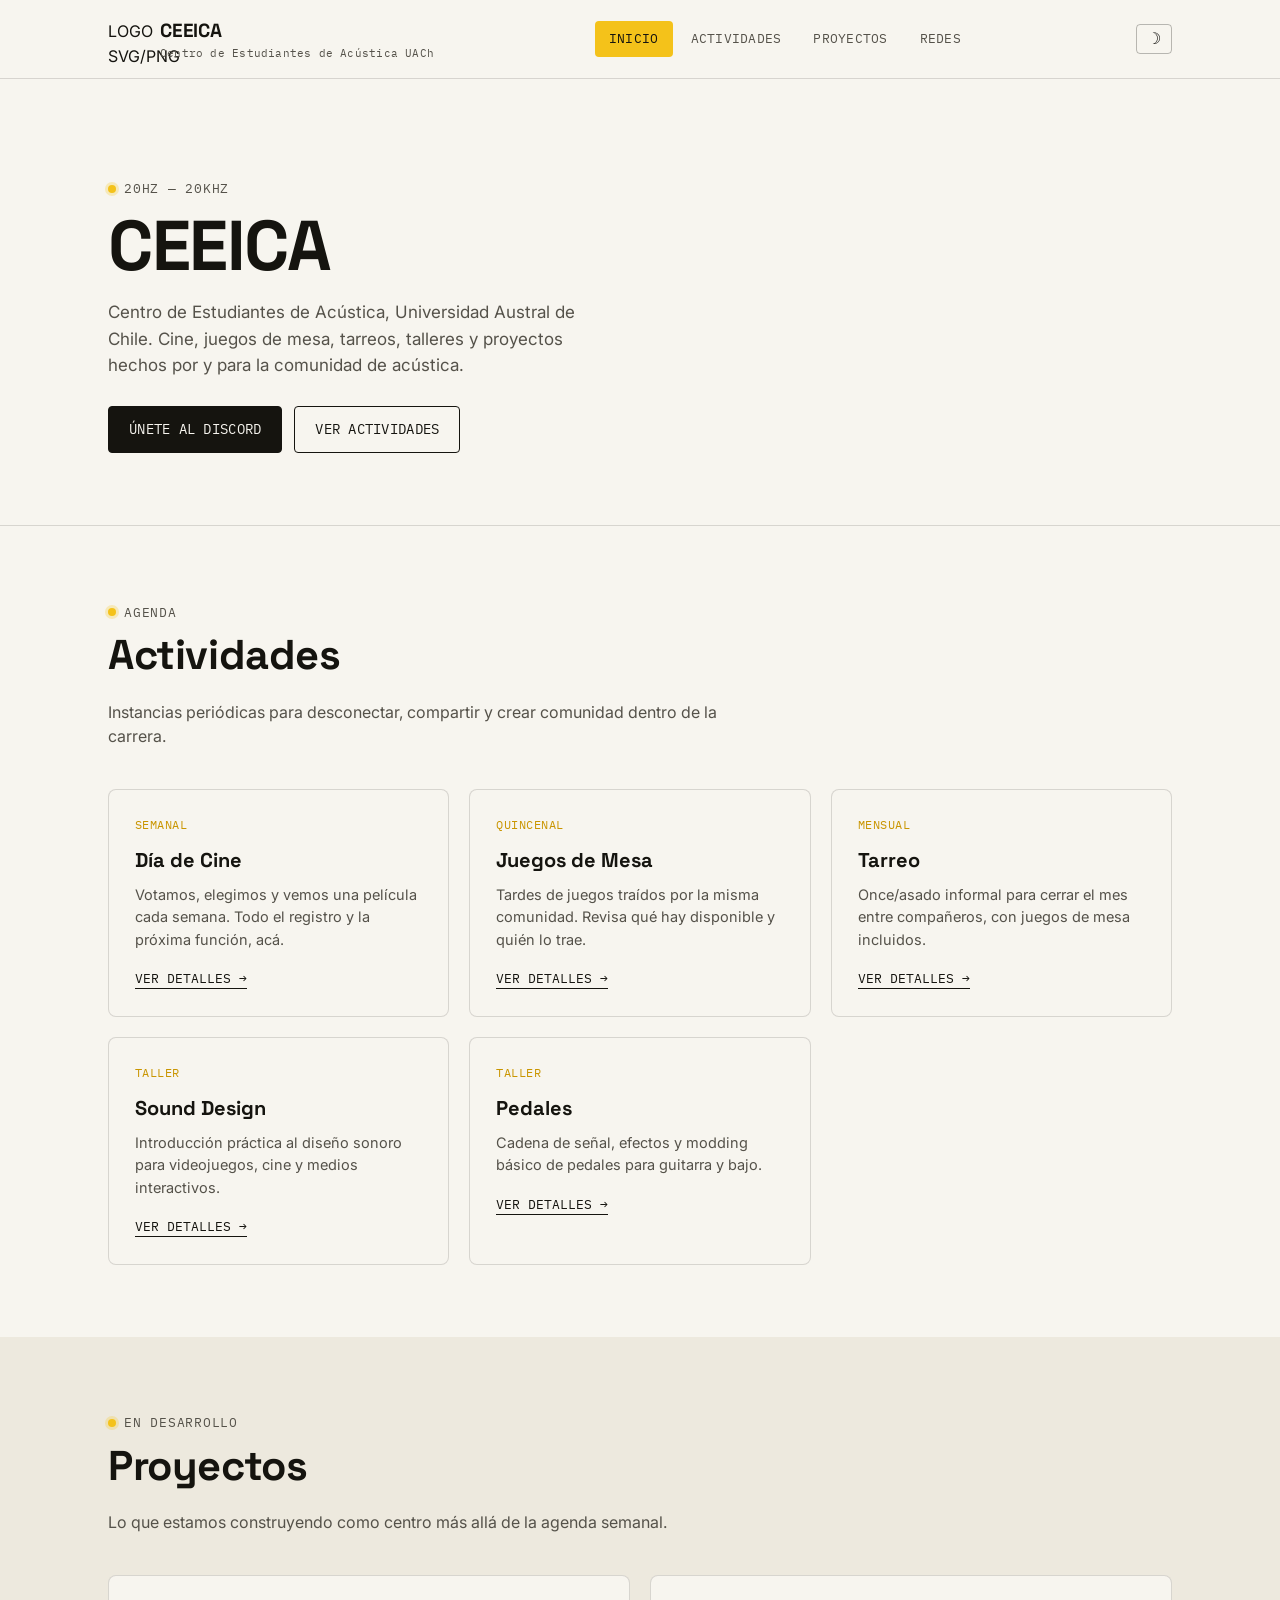
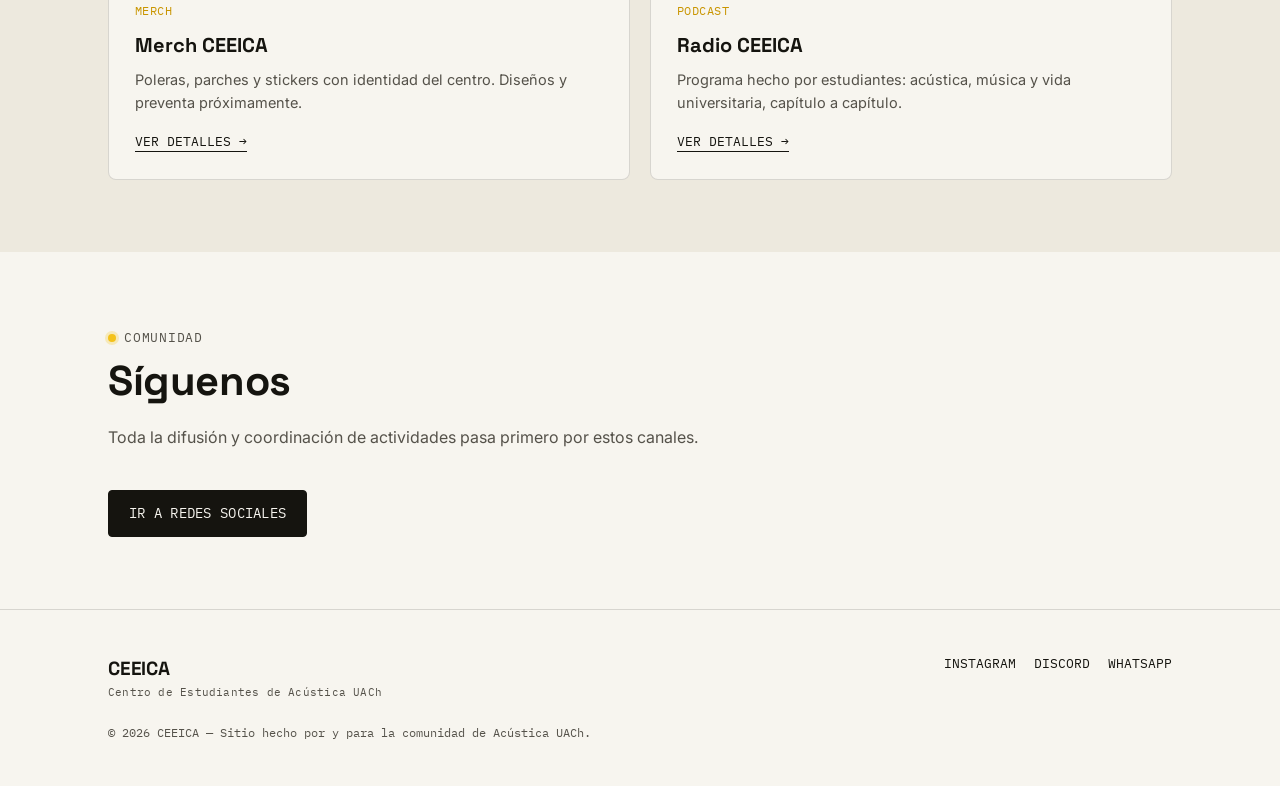
<file: Index.html>
<!DOCTYPE html>
<html lang="es">
<head>
<meta charset="UTF-8">
<meta name="viewport" content="width=device-width, initial-scale=1.0">
<title>CEEICA — Centro de Estudiantes de Acústica UACh</title>
<meta name="description" content="Sitio oficial de CEEICA, Centro de Estudiantes de Acústica UACh. Actividades, proyectos y redes.">
<link rel="preconnect" href="https://fonts.googleapis.com">
<link href="https://fonts.googleapis.com/css2?family=Space+Grotesk:wght@500;700&family=Inter:wght@400;500;600&family=IBM+Plex+Mono:wght@400;500&display=swap" rel="stylesheet">
<link rel="stylesheet" href="style.css">
</head>
<body>
<a href="#main" class="skip-link">Saltar al contenido</a>

<header class="site-header">
  <nav class="nav">
    <a href="index.html" class="brand">
      <div class="logo-slot">LOGO<br>SVG/PNG</div>
      <div class="brand-name">CEEICA<span>Centro de Estudiantes de Acústica UACh</span></div>
    </a>
    <button class="nav-toggle" aria-label="Abrir menú" aria-expanded="false">
      <span></span><span></span><span></span>
    </button>
    <div class="nav-links">
      <a href="index.html" class="active">Inicio</a>
      <a href="actividades.html">Actividades</a>
      <a href="proyectos.html">Proyectos</a>
      <a href="redes.html">Redes</a>
    </div>
  </nav>
</header>

<main id="main">

  <section class="hero">
    <div class="wrap hero-grid">
      <div>
        <p class="eyebrow">20Hz — 20kHz</p>
        <h1>CEEICA</h1>
        <p class="lead">Centro de Estudiantes de Acústica, Universidad Austral de Chile. Cine, juegos de mesa, tarreos, talleres y proyectos hechos por y para la comunidad de acústica.</p>
        <div class="btn-row">
          <a href="redes.html" class="btn btn-solid">Únete al Discord</a>
          <a href="actividades.html" class="btn btn-outline">Ver actividades</a>
        </div>
      </div>
      <div class="waveform" aria-hidden="true"></div>
    </div>
  </section>

  <section class="section">
    <div class="wrap">
      <div class="section-head">
        <p class="eyebrow">Agenda</p>
        <h2>Actividades</h2>
        <p>Instancias periódicas para desconectar, compartir y crear comunidad dentro de la carrera.</p>
      </div>
      <div class="grid">
        <article class="card">
          <span class="tag-line">Semanal</span>
          <h3>Día de Cine</h3>
          <p>Votamos, elegimos y vemos una película cada semana. Todo el registro y la próxima función, acá.</p>
          <a href="actividades.html#cine" class="card-link">Ver detalles →</a>
        </article>
        <article class="card">
          <span class="tag-line">Quincenal</span>
          <h3>Juegos de Mesa</h3>
          <p>Tardes de juegos traídos por la misma comunidad. Revisa qué hay disponible y quién lo trae.</p>
          <a href="actividades.html#juegos" class="card-link">Ver detalles →</a>
        </article>
        <article class="card">
          <span class="tag-line">Mensual</span>
          <h3>Tarreo</h3>
          <p>Once/asado informal para cerrar el mes entre compañeros, con juegos de mesa incluidos.</p>
          <a href="actividades.html#tarreo" class="card-link">Ver detalles →</a>
        </article>
        <article class="card">
          <span class="tag-line">Taller</span>
          <h3>Sound Design</h3>
          <p>Introducción práctica al diseño sonoro para videojuegos, cine y medios interactivos.</p>
          <a href="actividades.html#sound-design" class="card-link">Ver detalles →</a>
        </article>
        <article class="card">
          <span class="tag-line">Taller</span>
          <h3>Pedales</h3>
          <p>Cadena de señal, efectos y modding básico de pedales para guitarra y bajo.</p>
          <a href="actividades.html#pedales" class="card-link">Ver detalles →</a>
        </article>
      </div>
    </div>
  </section>

  <section class="section section-alt">
    <div class="wrap">
      <div class="section-head">
        <p class="eyebrow">En desarrollo</p>
        <h2>Proyectos</h2>
        <p>Lo que estamos construyendo como centro más allá de la agenda semanal.</p>
      </div>
      <div class="grid">
        <article class="card">
          <span class="tag-line">Merch</span>
          <h3>Merch CEEICA</h3>
          <p>Poleras, parches y stickers con identidad del centro. Diseños y preventa próximamente.</p>
          <a href="proyectos.html#merch" class="card-link">Ver detalles →</a>
        </article>
        <article class="card">
          <span class="tag-line">Podcast</span>
          <h3>Radio CEEICA</h3>
          <p>Programa hecho por estudiantes: acústica, música y vida universitaria, capítulo a capítulo.</p>
          <a href="proyectos.html#radio" class="card-link">Ver detalles →</a>
        </article>
      </div>
    </div>
  </section>

  <section class="section">
    <div class="wrap">
      <div class="section-head">
        <p class="eyebrow">Comunidad</p>
        <h2>Síguenos</h2>
        <p>Toda la difusión y coordinación de actividades pasa primero por estos canales.</p>
      </div>
      <a href="redes.html" class="btn btn-solid">Ir a redes sociales</a>
    </div>
  </section>

</main>

<footer class="site-footer">
  <div class="wrap">
    <div class="footer-grid">
      <div class="brand-name">CEEICA<span>Centro de Estudiantes de Acústica UACh</span></div>
      <div class="footer-links">
        <a href="redes.html">Instagram</a>
        <a href="redes.html">Discord</a>
        <a href="redes.html">Whatsapp</a>
      </div>
    </div>
    <p class="footer-note">© 2026 CEEICA — Sitio hecho por y para la comunidad de Acústica UACh.</p>
  </div>
</footer>

<script src="script.js"></script>
</body>
</html>
</file>
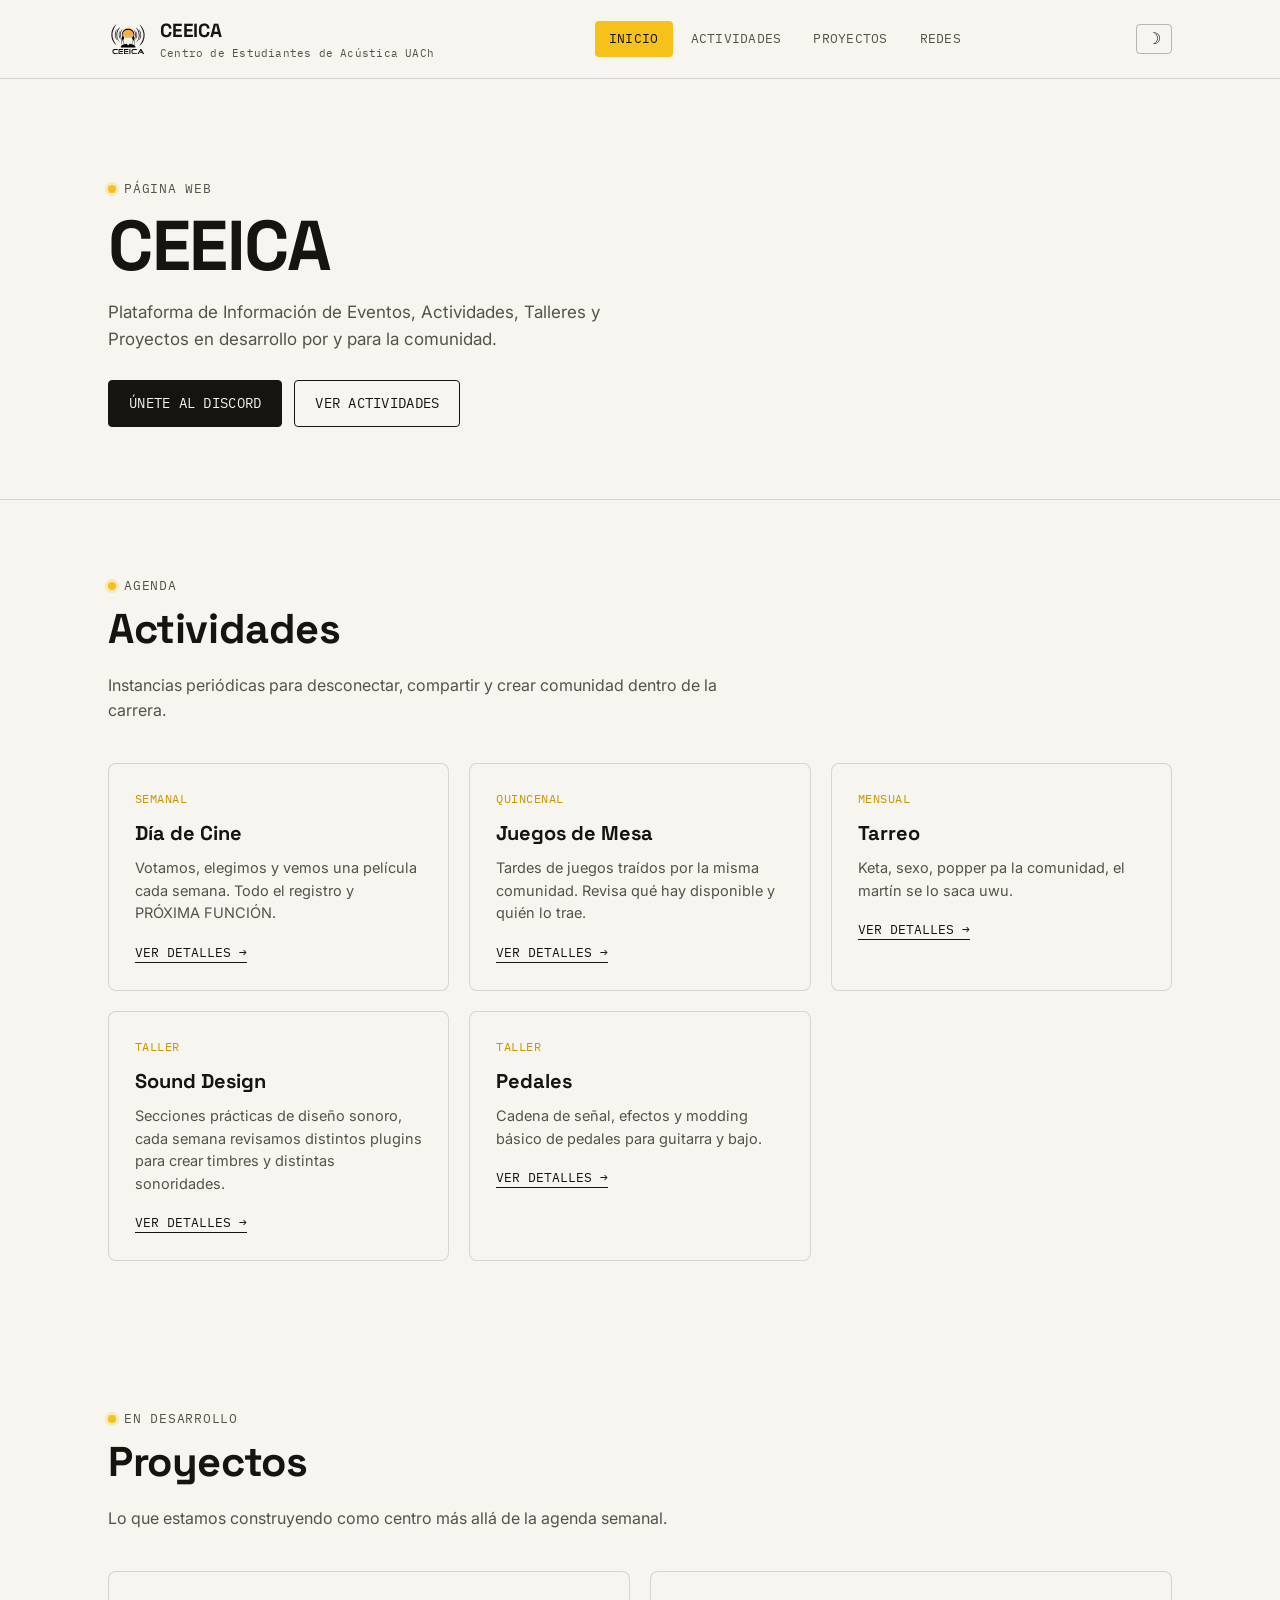
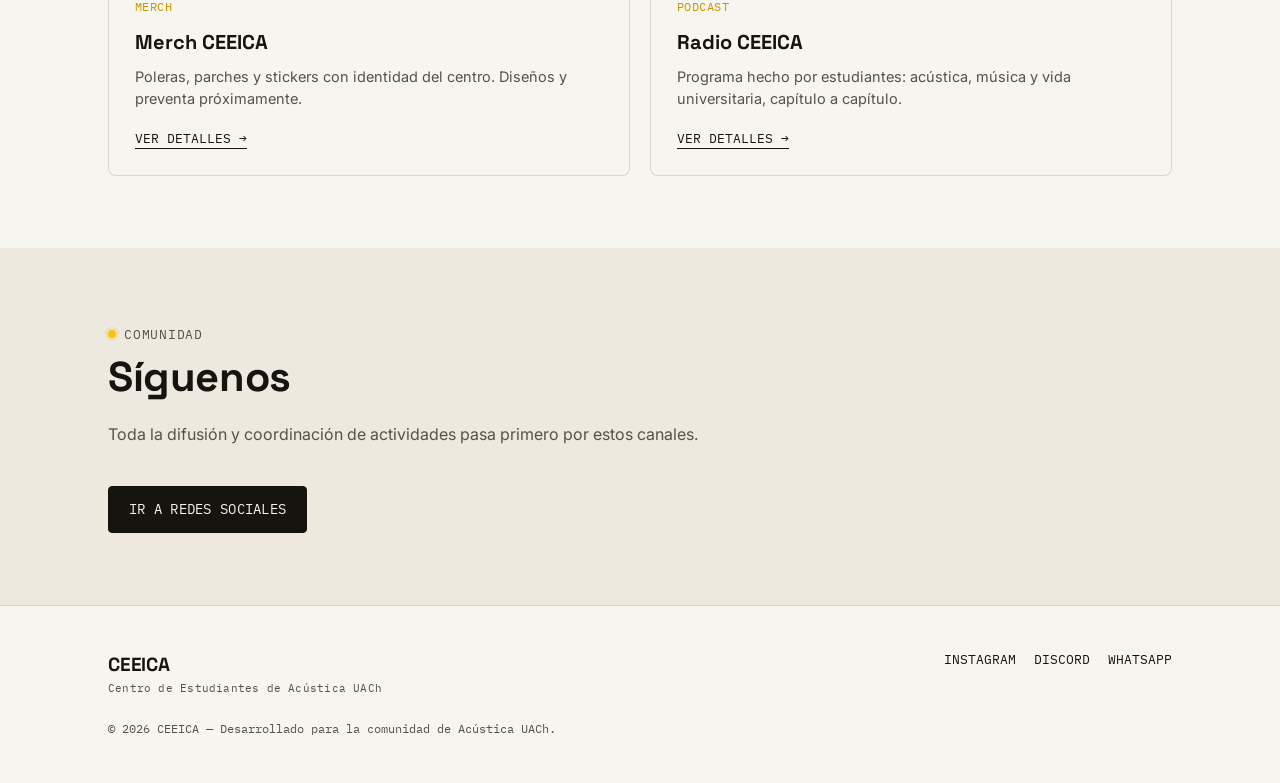
<file: index.html>
<!DOCTYPE html>
<html lang="es" style="color-scheme: light dark;">
<head>
<meta charset="UTF-8">
<meta name="viewport" content="width=device-width, initial-scale=1.0">
<title>CEEICA | Centro de Estudiantes de Acústica UACh</title>
<link rel="icon" href="favicon_ceeica.svg" type="image/svg+xml">
<meta name="description" content="Sitio oficial de CEEICA, Centro de Estudiantes de Acústica UACh. Actividades, proyectos y redes.">
<link rel="preconnect" href="https://fonts.googleapis.com">
<link href="https://fonts.googleapis.com/css2?family=Space+Grotesk:wght@500;700&family=Inter:wght@400;500;600&family=IBM+Plex+Mono:wght@400;500&display=swap" rel="stylesheet">
<link rel="stylesheet" href="style.css">
</head>
<body>
<a href="#main" class="skip-link">Saltar al contenido</a>

<header class="site-header">
  <nav class="nav">
    <a href="index.html" class="brand">
      <img src="/assets/logo_ceeica.svg" alt="Logo CEEICA" class="logo-slot">
      <div class="brand-name">CEEICA<span>Centro de Estudiantes de Acústica UACh</span></div>
    </a>
    <button class="nav-toggle" aria-label="Abrir menú" aria-expanded="false">
      <span></span><span></span><span></span>
    </button>
    <div class="nav-links">
      <a href="index.html" class="active">Inicio</a>
      <a href="actividades.html">Actividades</a>
      <a href="proyectos.html">Proyectos</a>
      <a href="redes.html">Redes</a>
    </div>
  </nav>
</header>

<main id="main">

  <section class="hero">
    <div class="wrap hero-grid">
      <div>
        <p class="eyebrow">página web</p>
        <h1>CEEICA</h1>
        <p class="lead">Plataforma de Información de Eventos, Actividades, Talleres y Proyectos en desarrollo por y para la comunidad.</p>
        <div class="btn-row">
          <a href="redes.html" class="btn btn-solid">Únete al Discord</a>
          <a href="actividades.html" class="btn btn-outline">Ver actividades</a>
        </div>
      </div>
      <div class="waveform" aria-hidden="true"></div>
    </div>
  </section>

  <section class="section">
    <div class="wrap">
      <div class="section-head">
        <p class="eyebrow">Agenda</p>
        <h2>Actividades</h2>
        <p>Instancias periódicas para desconectar, compartir y crear comunidad dentro de la carrera.</p>
      </div>

      <div class="grid">

        <a href="actividades.html#cine" class="card">
          <span class="tag-line">Semanal</span>
          <h3>Día de Cine</h3>
          <p>Votamos, elegimos y vemos una película cada semana. Todo el registro y PRÓXIMA FUNCIÓN.</p>
          <span class="card-link">Ver detalles →</span>
        </a>

        <a href="actividades.html#juegos" class="card">
          <span class="tag-line">Quincenal</span>
          <h3>Juegos de Mesa</h3>
          <p>Tardes de juegos traídos por la misma comunidad. Revisa qué hay disponible y quién lo trae.</p>
          <span class="card-link">Ver detalles →</span>
        </a>

        <a href="actividades.html#tarreo" class="card">
          <span class="tag-line">Mensual</span>
          <h3>Tarreo</h3>
          <p>Keta, sexo, popper pa la comunidad, el martín se lo saca uwu.</p>
          <span class="card-link">Ver detalles →</span>
        </a>

        <a href="actividades.html#sound-design" class="card">
          <span class="tag-line">Taller</span>
          <h3>Sound Design</h3>
          <p>Secciones prácticas de diseño sonoro, cada semana revisamos distintos plugins para crear timbres y distintas sonoridades.</p>
          <span class="card-link">Ver detalles →</span>
        </a>

        <a href="actividades.html#pedales" class="card">
          <span class="tag-line">Taller</span>
          <h3>Pedales</h3>
          <p>Cadena de señal, efectos y modding básico de pedales para guitarra y bajo.</p>
          <span class="card-link">Ver detalles →</span>
        </a>

      </div>
    </div>
  </section>

  <section class="section section">
    <div class="wrap">
      <div class="section-head">
        <p class="eyebrow">En desarrollo</p>
        <h2>Proyectos</h2>
        <p>Lo que estamos construyendo como centro más allá de la agenda semanal.</p>
      </div>

      <div class="grid">

        <a href="proyectos.html#merch" class="card">
          <span class="tag-line">Merch</span>
          <h3>Merch CEEICA</h3>
          <p>Poleras, parches y stickers con identidad del centro. Diseños y preventa próximamente.</p>
          <span class="card-link">Ver detalles →</span>
        </a>

        <a href="proyectos.html#radio" class="card">
          <span class="tag-line">Podcast</span>
          <h3>Radio CEEICA</h3>
          <p>Programa hecho por estudiantes: acústica, música y vida universitaria, capítulo a capítulo.</p>
          <span class="card-link">Ver detalles →</span>
        </a>

      </div>
    </div>
  </section>

  <section class="section section-alt">
    <div class="wrap">
      <div class="section-head">
        <p class="eyebrow">Comunidad</p>
        <h2>Síguenos</h2>
        <p>Toda la difusión y coordinación de actividades pasa primero por estos canales.</p>
      </div>

      <a href="redes.html" class="btn btn-solid">Ir a redes sociales</a>
    </div>
  </section>

</main>

<footer class="site-footer">
  <div class="wrap">
    <div class="footer-grid">
      <div class="brand-name">CEEICA<span>Centro de Estudiantes de Acústica UACh</span></div>
      <div class="footer-links">
        <a href="redes.html">Instagram</a>
        <a href="redes.html">Discord</a>
        <a href="redes.html">Whatsapp</a>
      </div>
    </div>
    <p class="footer-note">© 2026 CEEICA — Desarrollado para la comunidad de Acústica UACh.</p>
  </div>
</footer>

<script src="script.js"></script>
</body>
</html>
</file>
<file: style.css>
/* ============================================================
   CEEICA — Centro de Estudiantes de Acústica UACh
   ============================================================ */

/* -------------------- Paleta CLARO -------------------- */
:root {
  --bg: #F7F5EF;
  --bg-alt: #EDE9DE;
  --ink: #15140F;
  --ink-soft: #55524A;
  --yellow: #F4C21A;
  --yellow-deep: #C99500;
  --line: rgba(21, 20, 15, 0.14);
  --line-strong: rgba(21, 20, 15, 0.28);
  --header-bg: rgba(247, 245, 239, 0.92);
  --btn-solid-bg: var(--ink);
  --btn-solid-color: var(--bg);
  --btn-solid-hover-bg: var(--yellow);
  --btn-solid-hover-color: #15140F;
  --info-bg: var(--ink);
  --info-color: var(--bg);
  --font-display: 'Space Grotesk', sans-serif;
  --font-body: 'Inter', sans-serif;
  --font-mono: 'IBM Plex Mono', monospace;
  --maxw: 1120px;
}

/* -------------------- Paleta OSCURO -------------------- */
html.dark {
  --bg: #111008;
  --bg-alt: #1C1A10;
  --ink: #F0EDE3;
  --ink-soft: #9A9588;
  --yellow: #F4C21A;
  --yellow-deep: #F0C040;
  --line: rgba(240, 237, 227, 0.10);
  --line-strong: rgba(240, 237, 227, 0.22);
  --header-bg: rgba(17, 16, 8, 0.92);
  --btn-solid-bg: var(--yellow);
  --btn-solid-color: #15140F;
  --btn-solid-hover-bg: var(--ink);
  --btn-solid-hover-color: var(--bg);
  --info-bg: #2A2510;
  --info-color: var(--ink);
}

*, *::before, *::after { transition: background-color 0.2s ease, border-color 0.2s ease, color 0.2s ease; }
.waveform .bar { transition: none; }
* { box-sizing: border-box; }
html { scroll-behavior: smooth; }
body { margin: 0; background: var(--bg); color: var(--ink); font-family: var(--font-body); font-size: 16px; line-height: 1.55; -webkit-font-smoothing: antialiased; }
img { max-width: 100%; display: block; }
a { color: inherit; text-decoration: none; }
.wrap { max-width: var(--maxw); margin: 0 auto; padding: 0 28px; }

.skip-link { position: absolute; left: -999px; top: 0; background: var(--yellow); color: var(--ink); padding: 10px 16px; z-index: 999; font-family: var(--font-mono); }
.skip-link:focus { left: 12px; top: 12px; }
:focus-visible { outline: 3px solid var(--yellow-deep); outline-offset: 2px; }

.eyebrow { display: inline-flex; align-items: center; gap: 8px; font-family: var(--font-mono); font-size: 12.5px; letter-spacing: 0.06em; text-transform: uppercase; color: var(--ink-soft); margin: 0 0 14px; }
.eyebrow::before { content: ""; width: 8px; height: 8px; background: var(--yellow); border-radius: 50%; box-shadow: 0 0 0 3px rgba(244, 194, 26, 0.25); }

.site-header { position: sticky; top: 0; z-index: 100; background: var(--header-bg); backdrop-filter: blur(8px); border-bottom: 1px solid var(--line); }
.nav { display: flex; align-items: center; justify-content: space-between; padding: 16px 28px; max-width: var(--maxw); margin: 0 auto; }
.brand { display: flex; align-items: center; gap: 12px; }
.logo-slot { width: 40px; height: 40px; object-fit: contain; flex-shrink: 0; }
.brand-name { font-family: var(--font-display); font-weight: 700; font-size: 19px; letter-spacing: -0.01em; }
.brand-name span { display: block; font-family: var(--font-mono); font-weight: 400; font-size: 10.5px; color: var(--ink-soft); letter-spacing: 0.02em; text-transform: none; }
.nav-links { display: flex; gap: 4px; align-items: center; }
.nav-links a { font-family: var(--font-mono); font-size: 13px; letter-spacing: 0.02em; text-transform: uppercase; padding: 8px 14px; border-radius: 4px; color: var(--ink-soft); transition: color 0.15s ease, background 0.15s ease; }
.nav-links a:hover { color: var(--ink); background: var(--bg-alt); }
.nav-links a.active { background: var(--yellow); color: #15140F; }

.theme-toggle { background: none; border: 1px solid var(--line-strong); border-radius: 4px; cursor: pointer; font-size: 16px; padding: 6px 10px; color: var(--ink); line-height: 1; flex-shrink: 0; transition: border-color 0.15s ease, background 0.15s ease; }
.theme-toggle:hover { background: var(--bg-alt); border-color: var(--ink); }

.nav-toggle { display: none; flex-direction: column; gap: 4px; background: none; border: none; cursor: pointer; padding: 8px; }
.nav-toggle span { width: 22px; height: 2px; background: var(--ink); display: block; }

.btn { display: inline-flex; align-items: center; gap: 8px; font-family: var(--font-mono); font-size: 13.5px; letter-spacing: 0.02em; text-transform: uppercase; padding: 12px 20px; border: 1.5px solid var(--ink); border-radius: 4px; transition: transform 0.15s ease, background 0.15s ease, color 0.15s ease, border-color 0.15s ease; }
.btn-solid { background: var(--btn-solid-bg); color: var(--btn-solid-color); }
.btn-solid:hover { background: var(--btn-solid-hover-bg); color: var(--btn-solid-hover-color); border-color: var(--ink); transform: translateY(-2px); }
.btn-outline { background: transparent; color: var(--ink); }
.btn-outline:hover { background: var(--ink); color: var(--bg); transform: translateY(-2px); }
.btn-row { display: flex; gap: 12px; flex-wrap: wrap; margin-top: 28px; }

.hero { padding: 96px 0 72px; border-bottom: 1px solid var(--line); position: relative; overflow: hidden; }
.hero02 { background: var(--yellow-deep); padding: 96px 0 72px; border-bottom: 1px solid var(--line); position: relative; overflow: hidden; }
.hero-grid { display: grid; grid-template-columns: 1.1fr 0.9fr; gap: 48px; align-items: center; }
.hero h1 { font-family: var(--font-display); font-size: clamp(2.6rem, 6vw, 4.4rem); line-height: 0.98; font-weight: 700; letter-spacing: -0.02em; margin: 0 0 18px; }
.hero p.lead { font-size: 17px; color: var(--ink-soft); max-width: 46ch; margin: 0; }

.waveform { display: flex; align-items: center; justify-content: center; gap: 5px; height: 220px; }
.waveform .bar { width: 8px; border-radius: 3px; background: var(--ink); animation: wave 1.4s ease-in-out infinite; }
.waveform .bar:nth-child(odd) { background: var(--yellow); }
@keyframes wave { 0%, 100% { height: 20%; } 50% { height: 90%; } }
@media (prefers-reduced-motion: reduce) { .waveform .bar { animation: none; height: 55%; } }

.section { padding: 72px 0; }
.section-alt { background: var(--bg-alt); }
.section-alt02 { background: var(--yellow); }
.section-head { max-width: 62ch; margin-bottom: 40px; }
.section-head h2 { font-family: var(--font-display); font-size: clamp(1.8rem, 3.4vw, 2.6rem); margin: 0 0 12px; letter-spacing: -0.01em; }
.section-head p { color: var(--ink-soft); margin: 0; }

.grid { display: grid; grid-template-columns: repeat(auto-fit, minmax(260px, 1fr)); gap: 20px; }
.card { display: block; background: var(--bg); border: 1px solid var(--line); border-radius: 8px; padding: 26px; transition: border-color 0.15s ease, transform 0.15s ease; }
.card:hover { border-color: var(--ink); transform: translateY(-3px); }
.card h3 { font-family: var(--font-display); font-size: 20px; margin: 0 0 8px; }
.card p { color: var(--ink-soft); font-size: 14.5px; margin: 0 0 14px; }
.card .tag-line { font-family: var(--font-mono); font-size: 12px; color: var(--yellow-deep); text-transform: uppercase; letter-spacing: 0.04em; margin-bottom: 10px; display: block; }
.card-link { font-family: var(--font-mono); font-size: 12.5px; text-transform: uppercase; border-bottom: 1.5px solid var(--ink); padding-bottom: 2px; }

.info-box { display: flex; flex-wrap: wrap; gap: 28px; background: var(--info-bg); color: var(--info-color); border-radius: 8px; padding: 22px 26px; margin: 28px 0; border: 1px solid var(--line-strong); }
.info-box .item { min-width: 140px; }
.info-box .item span { display: block; font-family: var(--font-mono); font-size: 11px; text-transform: uppercase; letter-spacing: 0.06em; color: var(--yellow); margin-bottom: 4px; }
.info-box .item strong { font-family: var(--font-display); font-size: 17px; font-weight: 500; }

.activity-block { padding: 56px 0; border-bottom: 1px solid var(--line); }
.activity-block:last-child { border-bottom: none; }
.activity-head { display: flex; justify-content: space-between; align-items: baseline; flex-wrap: wrap; gap: 12px; margin-bottom: 8px; }
.activity-head h2 { font-family: var(--font-display); font-size: clamp(1.7rem, 3vw, 2.3rem); margin: 0; }
.freq-tag { font-family: var(--font-mono); font-size: 12.5px; color: var(--yellow-deep); border: 1px solid var(--line-strong); padding: 4px 10px; border-radius: 20px; }
.activity-body p { color: var(--ink-soft); max-width: 66ch; }

.cover-grid { display: grid; grid-template-columns: repeat(auto-fill, minmax(140px, 1fr)); gap: 16px; margin-top: 20px; }
.cover-art { aspect-ratio: 2 / 3; background: var(--bg-alt); border: 1px solid var(--line); border-radius: 6px; display: flex; align-items: center; justify-content: center; font-family: var(--font-mono); font-size: 10px; color: var(--ink-soft); text-align: center; padding: 8px; margin-bottom: 8px; overflow: hidden; }
.cover-art img { width: 100%; height: 100%; object-fit: cover; border-radius: 5px; }
.cover-card p { margin: 0; font-size: 13px; font-weight: 600; }
.cover-card .meta { font-family: var(--font-mono); font-size: 11px; color: var(--ink-soft); font-weight: 400; margin-top: 2px; }

.owner-list { list-style: none; margin: 20px 0 0; padding: 0; display: grid; gap: 10px; }
.owner-list li { display: flex; justify-content: space-between; align-items: center; padding: 14px 18px; background: var(--bg); border: 1px solid var(--line); border-radius: 6px; flex-wrap: wrap; gap: 6px; }
.owner-list .game-name { font-weight: 600; }
.owner-list .owner { font-family: var(--font-mono); font-size: 12px; color: var(--ink-soft); text-transform: uppercase; }

.episode { display: grid; grid-template-columns: 90px 1fr auto; gap: 20px; align-items: center; padding: 18px 0; border-bottom: 1px solid var(--line); }
.episode:last-child { border-bottom: none; }
.ep-num { font-family: var(--font-mono); font-size: 13px; color: var(--yellow-deep); }
.episode h4 { margin: 0 0 4px; font-family: var(--font-display); font-size: 17px; }
.episode p { margin: 0; color: var(--ink-soft); font-size: 13.5px; }

.social-grid { display: grid; grid-template-columns: repeat(auto-fit, minmax(280px, 1fr)); gap: 20px; margin-top: 32px; }
.social-card { border: 1.5px solid var(--ink); border-radius: 10px; padding: 32px 28px; display: flex; flex-direction: column; gap: 14px; transition: background 0.15s ease, color 0.15s ease, transform 0.15s ease; }
.social-card:hover { background: var(--ink); color: var(--bg); transform: translateY(-4px); }
.social-card:hover .social-handle { color: var(--yellow); }
.social-card .platform { font-family: var(--font-mono); font-size: 12px; text-transform: uppercase; letter-spacing: 0.05em; opacity: 0.6; }
.social-card .social-handle { font-family: var(--font-display); font-size: 24px; font-weight: 700; color: var(--yellow-deep); }
.social-card .cta { font-family: var(--font-mono); font-size: 12.5px; text-transform: uppercase; }

.site-footer { border-top: 1px solid var(--line); padding: 44px 0 32px; }
.footer-grid { display: flex; justify-content: space-between; flex-wrap: wrap; gap: 24px; margin-bottom: 24px; }
.footer-links { display: flex; gap: 18px; font-family: var(--font-mono); font-size: 13px; text-transform: uppercase; }
.footer-links a:hover { color: var(--yellow-deep); }
.footer-note { font-family: var(--font-mono); font-size: 12px; color: var(--ink-soft); }

@media (max-width: 860px) { .hero-grid { grid-template-columns: 1fr; } .waveform { height: 140px; } }
@media (max-width: 720px) {
  .nav-links { position: absolute; top: 100%; left: 0; right: 0; background: var(--bg); flex-direction: column; align-items: stretch; padding: 12px 28px 20px; border-bottom: 1px solid var(--line); display: none; }
  .nav-links.open { display: flex; }
  .nav-links a { padding: 12px 8px; }
  .nav-toggle { display: flex; }
  .episode { grid-template-columns: 50px 1fr; }
}
@media (max-width: 600px) { .episode { grid-template-columns: 1fr; gap: 8px; } }

/* ============================================================
   ADICIONES v3 — Modal, próxima película grande, cover-card clickable
   ============================================================ */

.section-label { font-family: var(--font-display); font-size: 18px; margin: 0 0 12px; }

.cover-card.has-modal { cursor: pointer; }
.cover-card.has-modal .cover-art { transition: transform 0.15s ease, box-shadow 0.15s ease; }
.cover-card.has-modal:hover .cover-art { transform: translateY(-4px); box-shadow: 0 8px 24px rgba(0,0,0,0.18); }

.next-movie { margin-top: 16px; display: flex; gap: 28px; align-items: flex-start; background: var(--bg-alt); border-radius: 10px; padding: 24px; flex-wrap: wrap; }
.next-cover { width: 180px; flex-shrink: 0; aspect-ratio: 2 / 3; border-radius: 8px; overflow: hidden; background: var(--bg); border: 1px solid var(--line); display: flex; align-items: center; justify-content: center; font-family: var(--font-mono); font-size: 11px; color: var(--ink-soft); }
.next-cover img { width: 100%; height: 100%; object-fit: cover; display: block; }
.next-info { flex: 1; min-width: 200px; }
.next-title { font-family: var(--font-display); font-size: 22px; font-weight: 700; margin: 0 0 6px; line-height: 1.2; }
.next-year { font-weight: 400; color: var(--ink-soft); font-size: 18px; }
.next-meta-row { display: flex; flex-wrap: wrap; gap: 10px; margin: 8px 0 12px; }
.next-meta-row span { font-family: var(--font-mono); font-size: 12px; color: var(--ink-soft); background: var(--bg); border: 1px solid var(--line); padding: 3px 10px; border-radius: 20px; }
.next-overview { font-size: 14.5px; color: var(--ink-soft); line-height: 1.6; margin: 0 0 8px; max-width: 58ch; }

.modal-overlay { position: fixed; inset: 0; background: rgba(0,0,0,0.72); backdrop-filter: blur(4px); z-index: 200; display: flex; align-items: center; justify-content: center; padding: 24px; }
.modal-overlay[hidden] { display: none; }
.modal-box { background: var(--bg); border-radius: 12px; max-width: 860px; width: 100%; max-height: 90vh; overflow-y: auto; position: relative; box-shadow: 0 32px 80px rgba(0,0,0,0.4); }
.modal-close { position: absolute; top: 16px; right: 16px; background: var(--bg-alt); border: 1px solid var(--line); border-radius: 50%; width: 36px; height: 36px; font-size: 16px; cursor: pointer; color: var(--ink); display: flex; align-items: center; justify-content: center; z-index: 1; transition: background 0.15s ease; }
.modal-close:hover { background: var(--ink); color: var(--bg); }
.modal-inner { display: grid; grid-template-columns: 260px 1fr; gap: 0; }
.modal-poster { border-radius: 12px 0 0 12px; overflow: hidden; background: var(--bg-alt); display: flex; align-items: stretch; }
.modal-poster img { width: 100%; height: 100%; object-fit: cover; object-position: center top; display: block; }
.modal-info { padding: 36px 32px 32px; display: flex; flex-direction: column; gap: 8px; }
.modal-title { font-family: var(--font-display); font-size: clamp(1.4rem, 3vw, 2rem); margin: 0; line-height: 1.1; padding-right: 36px; }
.modal-year { font-family: var(--font-mono); font-size: 13px; color: var(--ink-soft); margin: 0; }
.modal-tags { display: flex; flex-wrap: wrap; gap: 8px; margin: 4px 0; }
.modal-tags span { font-family: var(--font-mono); font-size: 12px; background: var(--bg-alt); border: 1px solid var(--line); padding: 4px 12px; border-radius: 20px; color: var(--ink-soft); }
.modal-director { font-family: var(--font-mono); font-size: 13px; color: var(--yellow-deep); margin: 0; text-transform: uppercase; letter-spacing: 0.04em; }
.modal-lang { font-family: var(--font-mono); font-size: 12px; color: var(--ink-soft); margin: 4px 0 0; }
.modal-overview { font-size: 15px; color: var(--ink-soft); line-height: 1.65; margin: 4px 0 0; flex: 1; }
.modal-date { font-family: var(--font-mono); font-size: 12px; color: var(--ink-soft); margin: 8px 0 0; padding-top: 12px; border-top: 1px solid var(--line); }

@media (max-width: 600px) {
  .modal-inner { grid-template-columns: 1fr; }
  .modal-poster { border-radius: 12px 12px 0 0; min-height: 240px; }
  .modal-info { padding: 24px 20px 24px; }
  .next-cover { width: 130px; }
}

/* -------------------- Bloque fusionado cine -------------------- */
.cine-block {
  background: var(--ink);
  color: var(--bg);
  border-radius: 10px;
  margin: 28px 0;
  overflow: hidden;
  border: 1px solid var(--line-strong);
}
.cine-header {
  justify-content: space-between;
  background: var(--info-bg);
  color: var(--info-color);
  display: flex;
  flex-wrap: wrap;
  gap: 0;
  padding: 20px 26px 18px;
  border: 1px solid var(--line-strong);
  align-items: center;
}


.cine-meta {
  min-width: 140px;
  padding-right: 28px;
}
.cine-meta span {
  display: block;
  font-family: var(--font-mono);
  font-size: 11px;
  text-transform: uppercase;
  letter-spacing: 0.06em;
  color: var(--yellow);
  margin-bottom: 3px;
}
.cine-meta strong {
  font-family: var(--font-display);
  font-size: 17px;
  font-weight: 500;
}
.cine-next-label {
  margin-left: auto;
  padding-right: 0;
  text-align: right;
}
.cine-next-label span {
  font-size: 12px;
  letter-spacing: 0.08em;
  opacity: 0.6;
}
.cine-movie {
  background: var(--info-bg);
  color: var(--info-color);
  display: flex;
  gap: 24px;
  align-items: flex-start;
  padding: 22px 26px;
  flex-wrap: wrap;
}
/* Sobreescribe .next-movie para que no duplique fondo dentro del bloque */
.cine-block .next-movie,
.cine-block [data-next-movie] {
  background: none;
  margin: 0;
  padding: 0;
  border-radius: 0;
}
</file>
